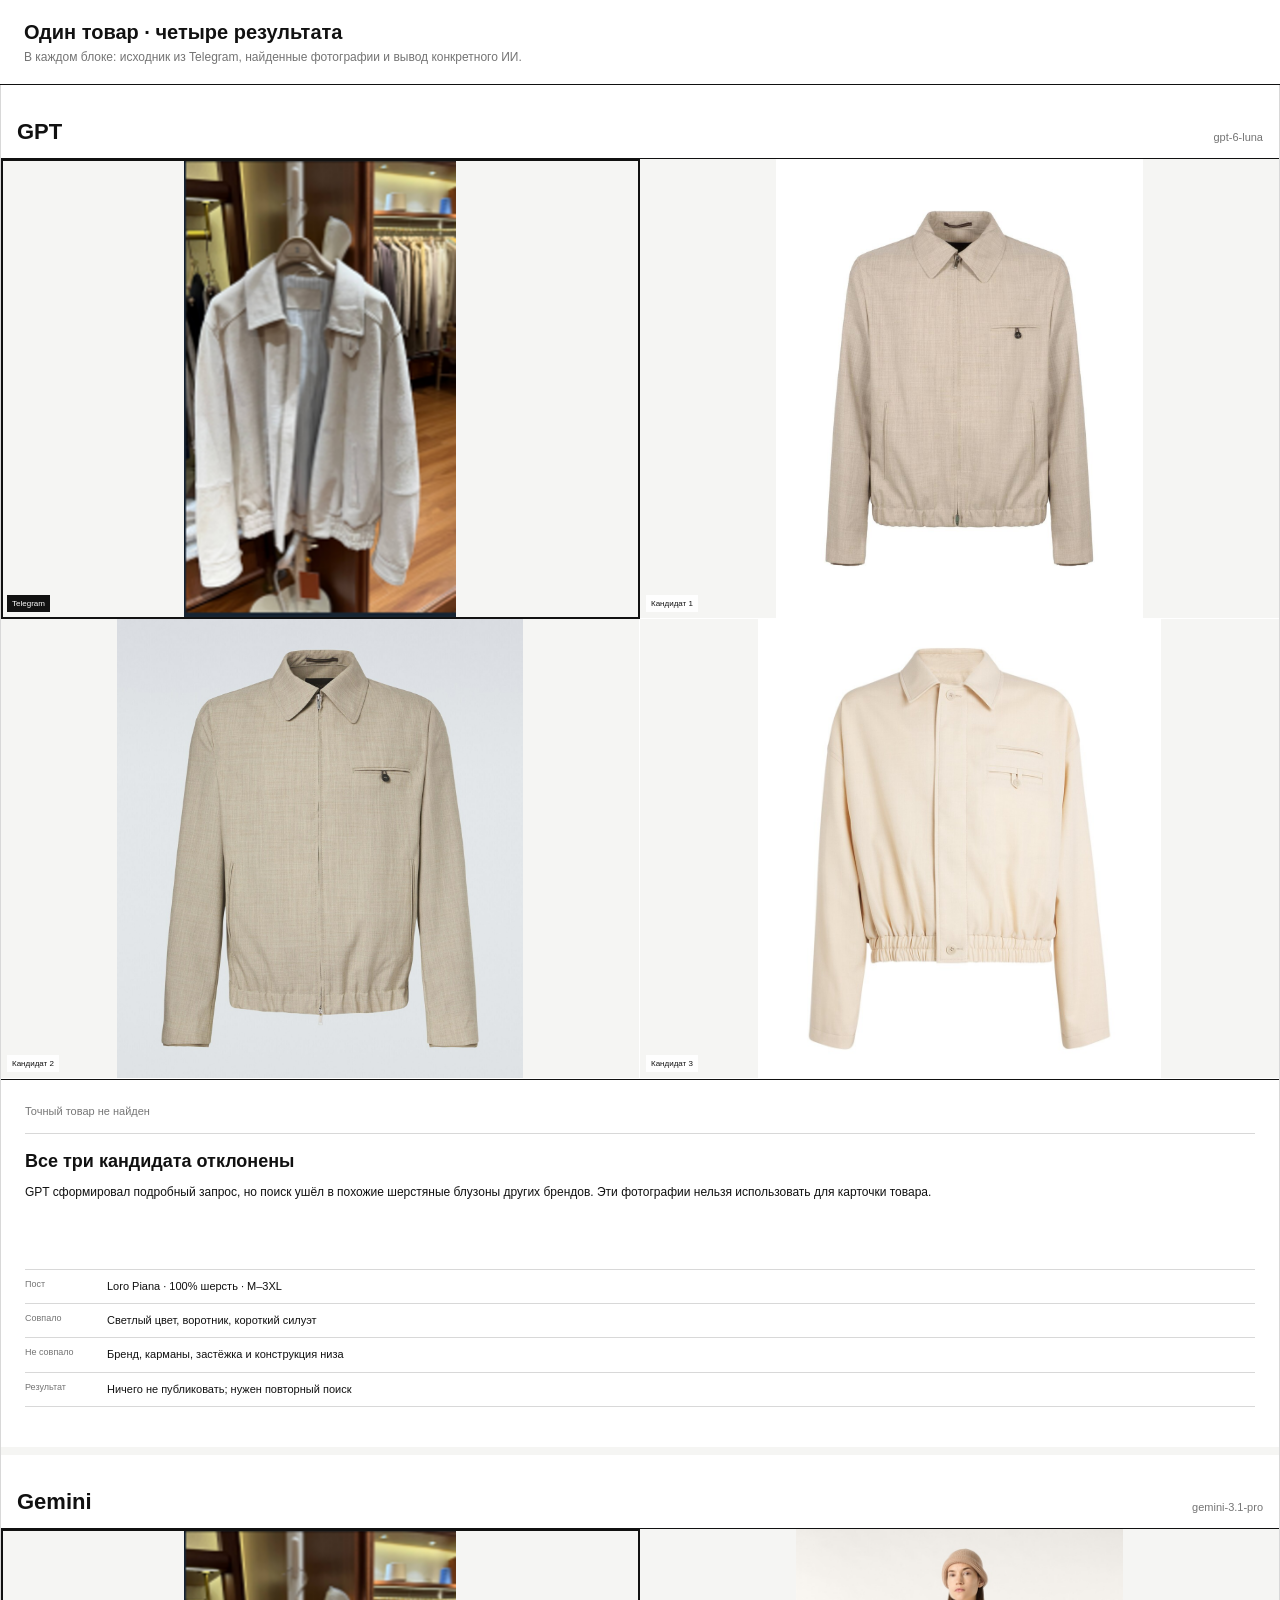
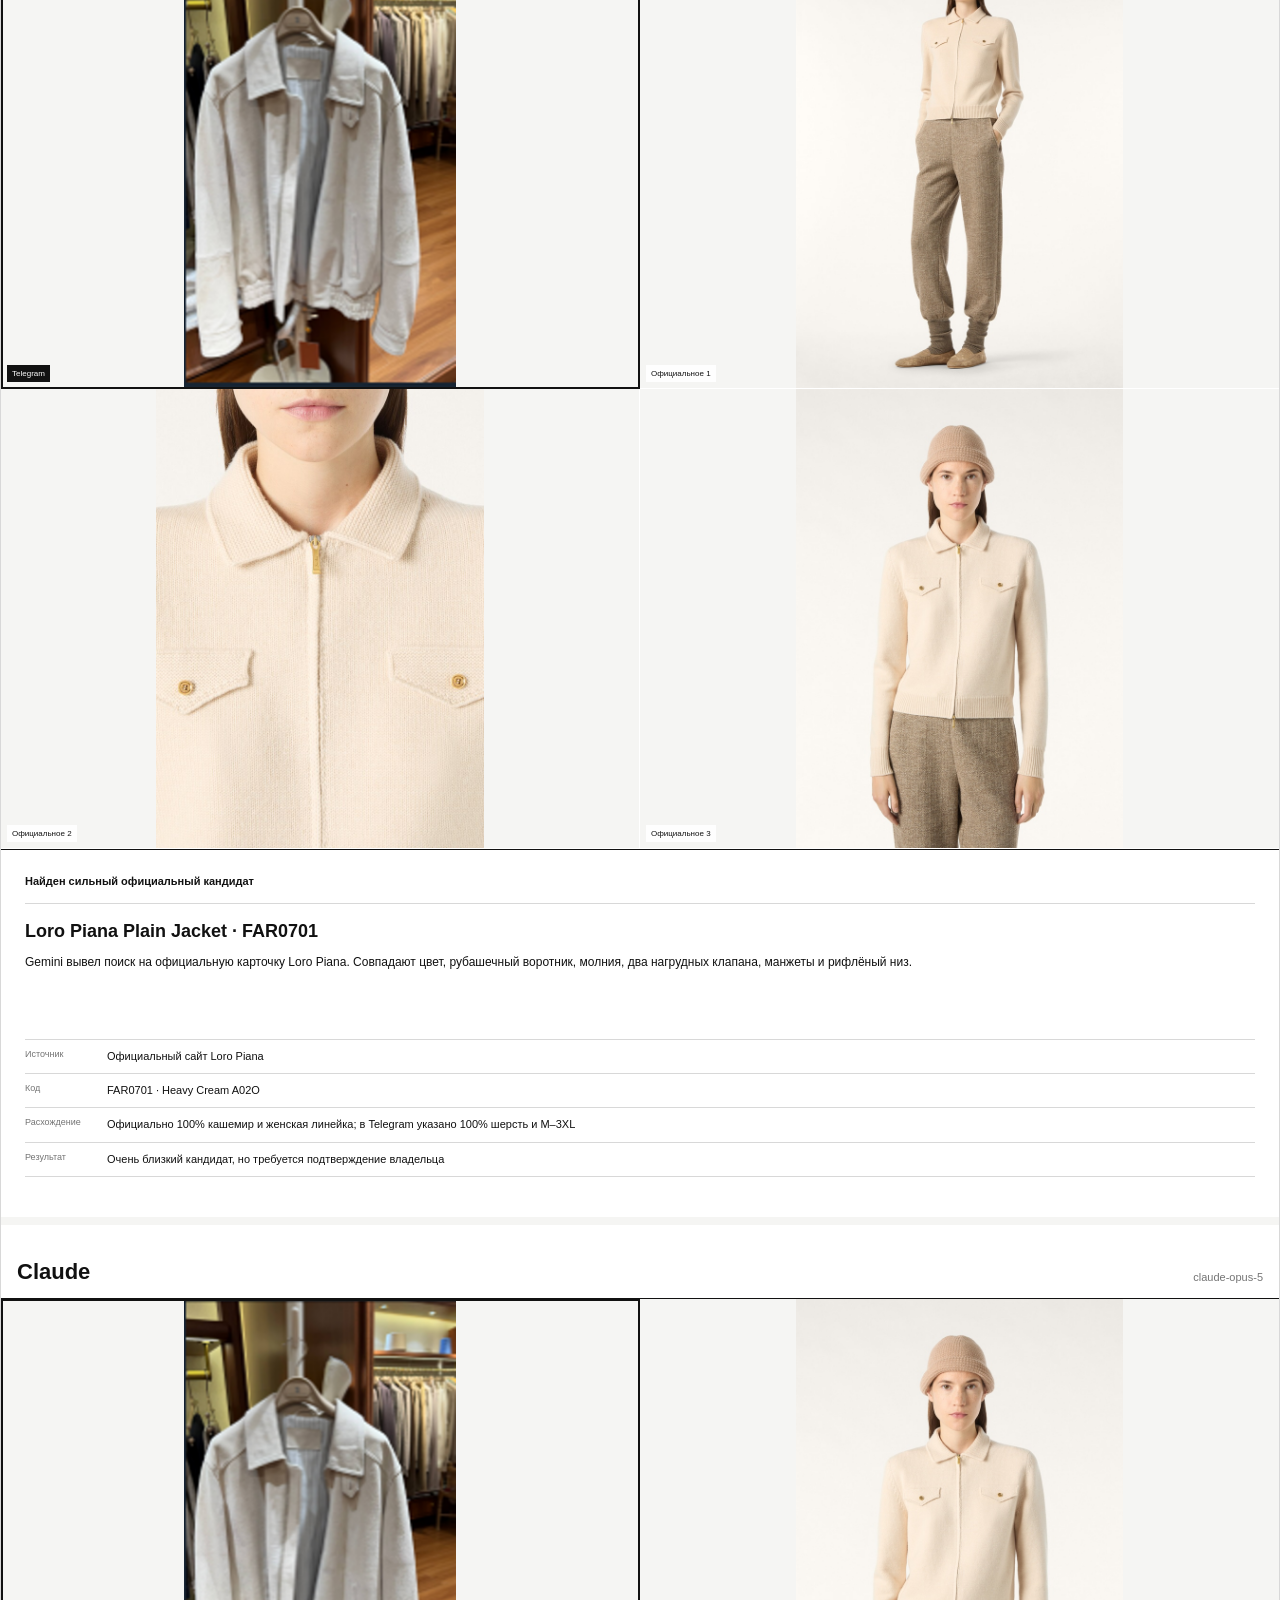
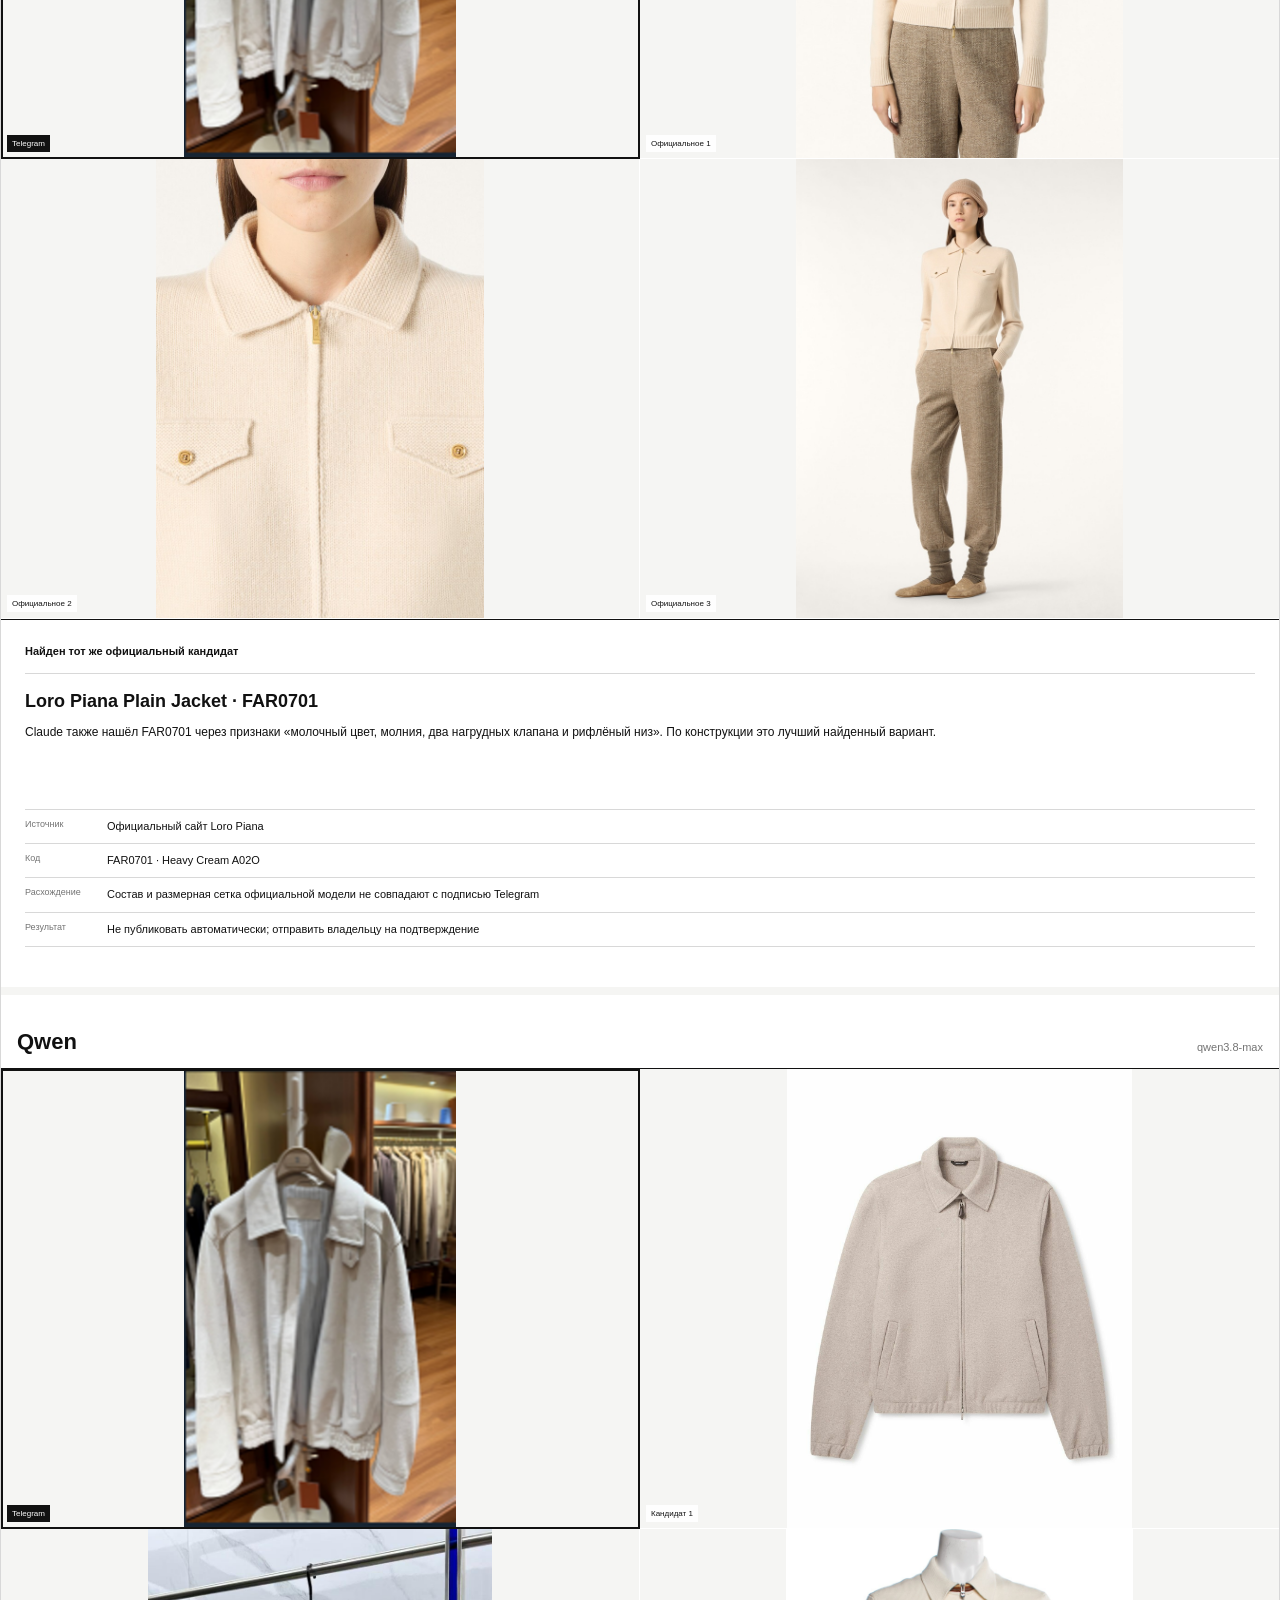
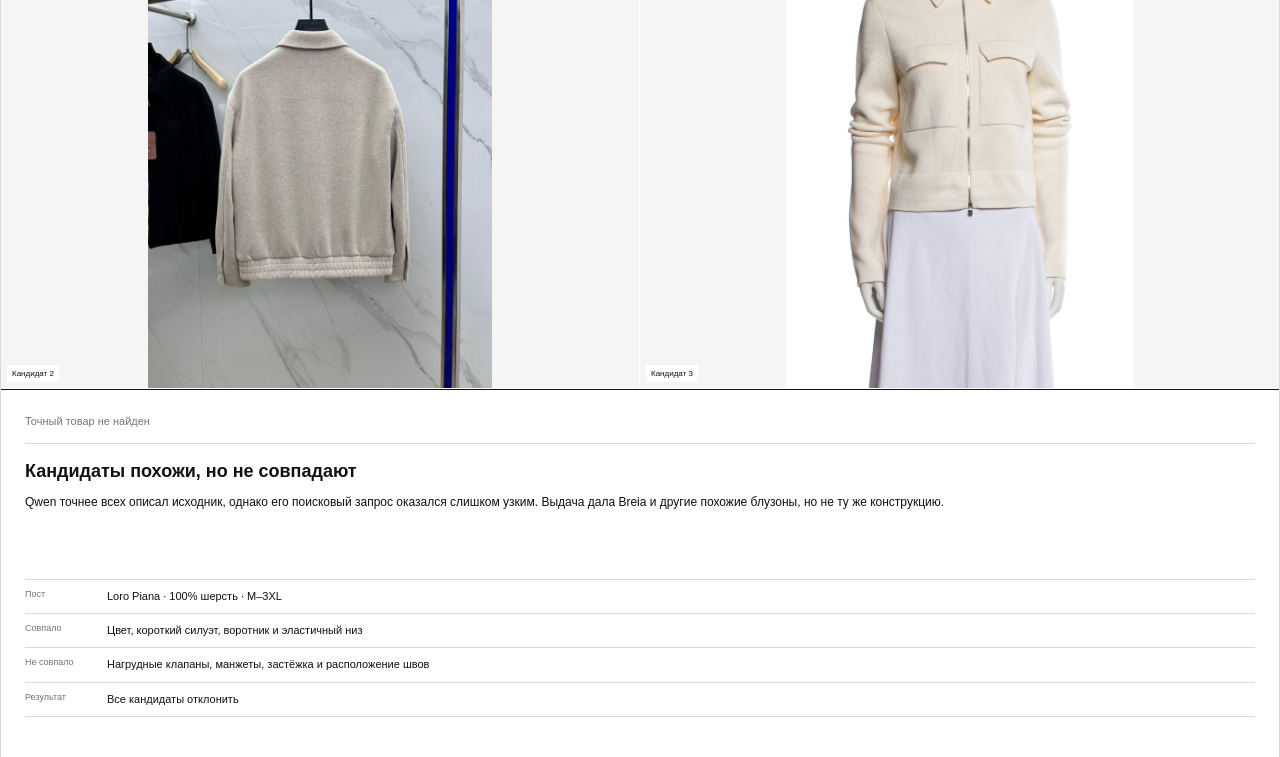
<file: ai-lab.html>
<!doctype html>
<html lang="ru">
  <head>
    <meta charset="UTF-8" />
    <meta name="viewport" content="width=device-width, initial-scale=1" />
    <title>Сравнение 4 ИИ</title>
    <link rel="stylesheet" href="ai-lab.css?v=4" />
  </head>
  <body>
    <header class="page-head">
      <h1>Один товар · четыре результата</h1>
      <p>В каждом блоке: исходник из Telegram, найденные фотографии и вывод конкретного ИИ.</p>
    </header>

    <main class="comparison">
      <article class="result">
        <header class="model"><strong>GPT</strong><span>gpt-6-luna</span></header>
        <section class="photos" aria-label="Фотографии результата GPT">
          <figure class="source"><img src="assets/ai-lab/tg-product-jacket.png" alt="Исходное фото из Telegram" /><figcaption>Telegram</figcaption></figure>
          <figure><img src="assets/ai-lab/gpt-slowear-1.jpg" alt="Кандидат Slowear, найденный по запросу GPT" /><figcaption>Кандидат 1</figcaption></figure>
          <figure><img src="assets/ai-lab/gpt-slowear-2.jpg" alt="Кандидат Slowear, найденный по запросу GPT" /><figcaption>Кандидат 2</figcaption></figure>
          <figure><img src="assets/ai-lab/gpt-jacquemus.jpg" alt="Кандидат Jacquemus, найденный по запросу GPT" /><figcaption>Кандидат 3</figcaption></figure>
        </section>
        <section class="description">
          <div class="status rejected">Точный товар не найден</div>
          <h2>Все три кандидата отклонены</h2>
          <p>GPT сформировал подробный запрос, но поиск ушёл в похожие шерстяные блузоны других брендов. Эти фотографии нельзя использовать для карточки товара.</p>
          <dl><div><dt>Пост</dt><dd>Loro Piana · 100% шерсть · M–3XL</dd></div><div><dt>Совпало</dt><dd>Светлый цвет, воротник, короткий силуэт</dd></div><div><dt>Не совпало</dt><dd>Бренд, карманы, застёжка и конструкция низа</dd></div><div><dt>Результат</dt><dd>Ничего не публиковать; нужен повторный поиск</dd></div></dl>
        </section>
      </article>

      <article class="result">
        <header class="model"><strong>Gemini</strong><span>gemini-3.1-pro</span></header>
        <section class="photos" aria-label="Фотографии результата Gemini">
          <figure class="source"><img src="assets/ai-lab/tg-product-jacket.png" alt="Исходное фото из Telegram" /><figcaption>Telegram</figcaption></figure>
          <figure><img src="assets/ai-lab/exact-far0701-1.jpg" alt="Официальное фото Loro Piana FAR0701" /><figcaption>Официальное 1</figcaption></figure>
          <figure><img src="assets/ai-lab/exact-far0701-2.jpg" alt="Деталь Loro Piana FAR0701" /><figcaption>Официальное 2</figcaption></figure>
          <figure><img src="assets/ai-lab/exact-far0701-3.jpg" alt="Официальное фото Loro Piana FAR0701 спереди" /><figcaption>Официальное 3</figcaption></figure>
        </section>
        <section class="description">
          <div class="status candidate">Найден сильный официальный кандидат</div>
          <h2>Loro Piana Plain Jacket · FAR0701</h2>
          <p>Gemini вывел поиск на официальную карточку Loro Piana. Совпадают цвет, рубашечный воротник, молния, два нагрудных клапана, манжеты и рифлёный низ.</p>
          <dl><div><dt>Источник</dt><dd>Официальный сайт Loro Piana</dd></div><div><dt>Код</dt><dd>FAR0701 · Heavy Cream A02O</dd></div><div><dt>Расхождение</dt><dd>Официально 100% кашемир и женская линейка; в Telegram указано 100% шерсть и M–3XL</dd></div><div><dt>Результат</dt><dd>Очень близкий кандидат, но требуется подтверждение владельца</dd></div></dl>
        </section>
      </article>

      <article class="result">
        <header class="model"><strong>Claude</strong><span>claude-opus-5</span></header>
        <section class="photos" aria-label="Фотографии результата Claude">
          <figure class="source"><img src="assets/ai-lab/tg-product-jacket.png" alt="Исходное фото из Telegram" /><figcaption>Telegram</figcaption></figure>
          <figure><img src="assets/ai-lab/exact-far0701-3.jpg" alt="Официальное фото Loro Piana FAR0701" /><figcaption>Официальное 1</figcaption></figure>
          <figure><img src="assets/ai-lab/exact-far0701-2.jpg" alt="Деталь воротника и карманов FAR0701" /><figcaption>Официальное 2</figcaption></figure>
          <figure><img src="assets/ai-lab/exact-far0701-1.jpg" alt="Фото FAR0701 в образе" /><figcaption>Официальное 3</figcaption></figure>
        </section>
        <section class="description">
          <div class="status candidate">Найден тот же официальный кандидат</div>
          <h2>Loro Piana Plain Jacket · FAR0701</h2>
          <p>Claude также нашёл FAR0701 через признаки «молочный цвет, молния, два нагрудных клапана и рифлёный низ». По конструкции это лучший найденный вариант.</p>
          <dl><div><dt>Источник</dt><dd>Официальный сайт Loro Piana</dd></div><div><dt>Код</dt><dd>FAR0701 · Heavy Cream A02O</dd></div><div><dt>Расхождение</dt><dd>Состав и размерная сетка официальной модели не совпадают с подписью Telegram</dd></div><div><dt>Результат</dt><dd>Не публиковать автоматически; отправить владельцу на подтверждение</dd></div></dl>
        </section>
      </article>

      <article class="result">
        <header class="model"><strong>Qwen</strong><span>qwen3.8-max</span></header>
        <section class="photos" aria-label="Фотографии результата Qwen и GPT">
          <figure class="source"><img src="assets/ai-lab/tg-product-jacket.png" alt="Исходное фото из Telegram" /><figcaption>Telegram</figcaption></figure>
          <figure><img src="assets/ai-lab/qwen-breia.jpg" alt="Кандидат Loro Piana Breia" /><figcaption>Кандидат 1</figcaption></figure>
          <figure><img src="assets/ai-lab/qwen-eseven.jpg" alt="Кандидат из магазина E-Seven" /><figcaption>Кандидат 2</figcaption></figure>
          <figure><img src="assets/ai-lab/qwen-realreal.jpg" alt="Кандидат Loro Piana с двумя нагрудными карманами" /><figcaption>Кандидат 3</figcaption></figure>
        </section>
        <section class="description">
          <div class="status rejected">Точный товар не найден</div>
          <h2>Кандидаты похожи, но не совпадают</h2>
          <p>Qwen точнее всех описал исходник, однако его поисковый запрос оказался слишком узким. Выдача дала Breia и другие похожие блузоны, но не ту же конструкцию.</p>
          <dl><div><dt>Пост</dt><dd>Loro Piana · 100% шерсть · M–3XL</dd></div><div><dt>Совпало</dt><dd>Цвет, короткий силуэт, воротник и эластичный низ</dd></div><div><dt>Не совпало</dt><dd>Нагрудные клапаны, манжеты, застёжка и расположение швов</dd></div><div><dt>Результат</dt><dd>Все кандидаты отклонить</dd></div></dl>
        </section>
      </article>
    </main>
  </body>
</html>
</file>
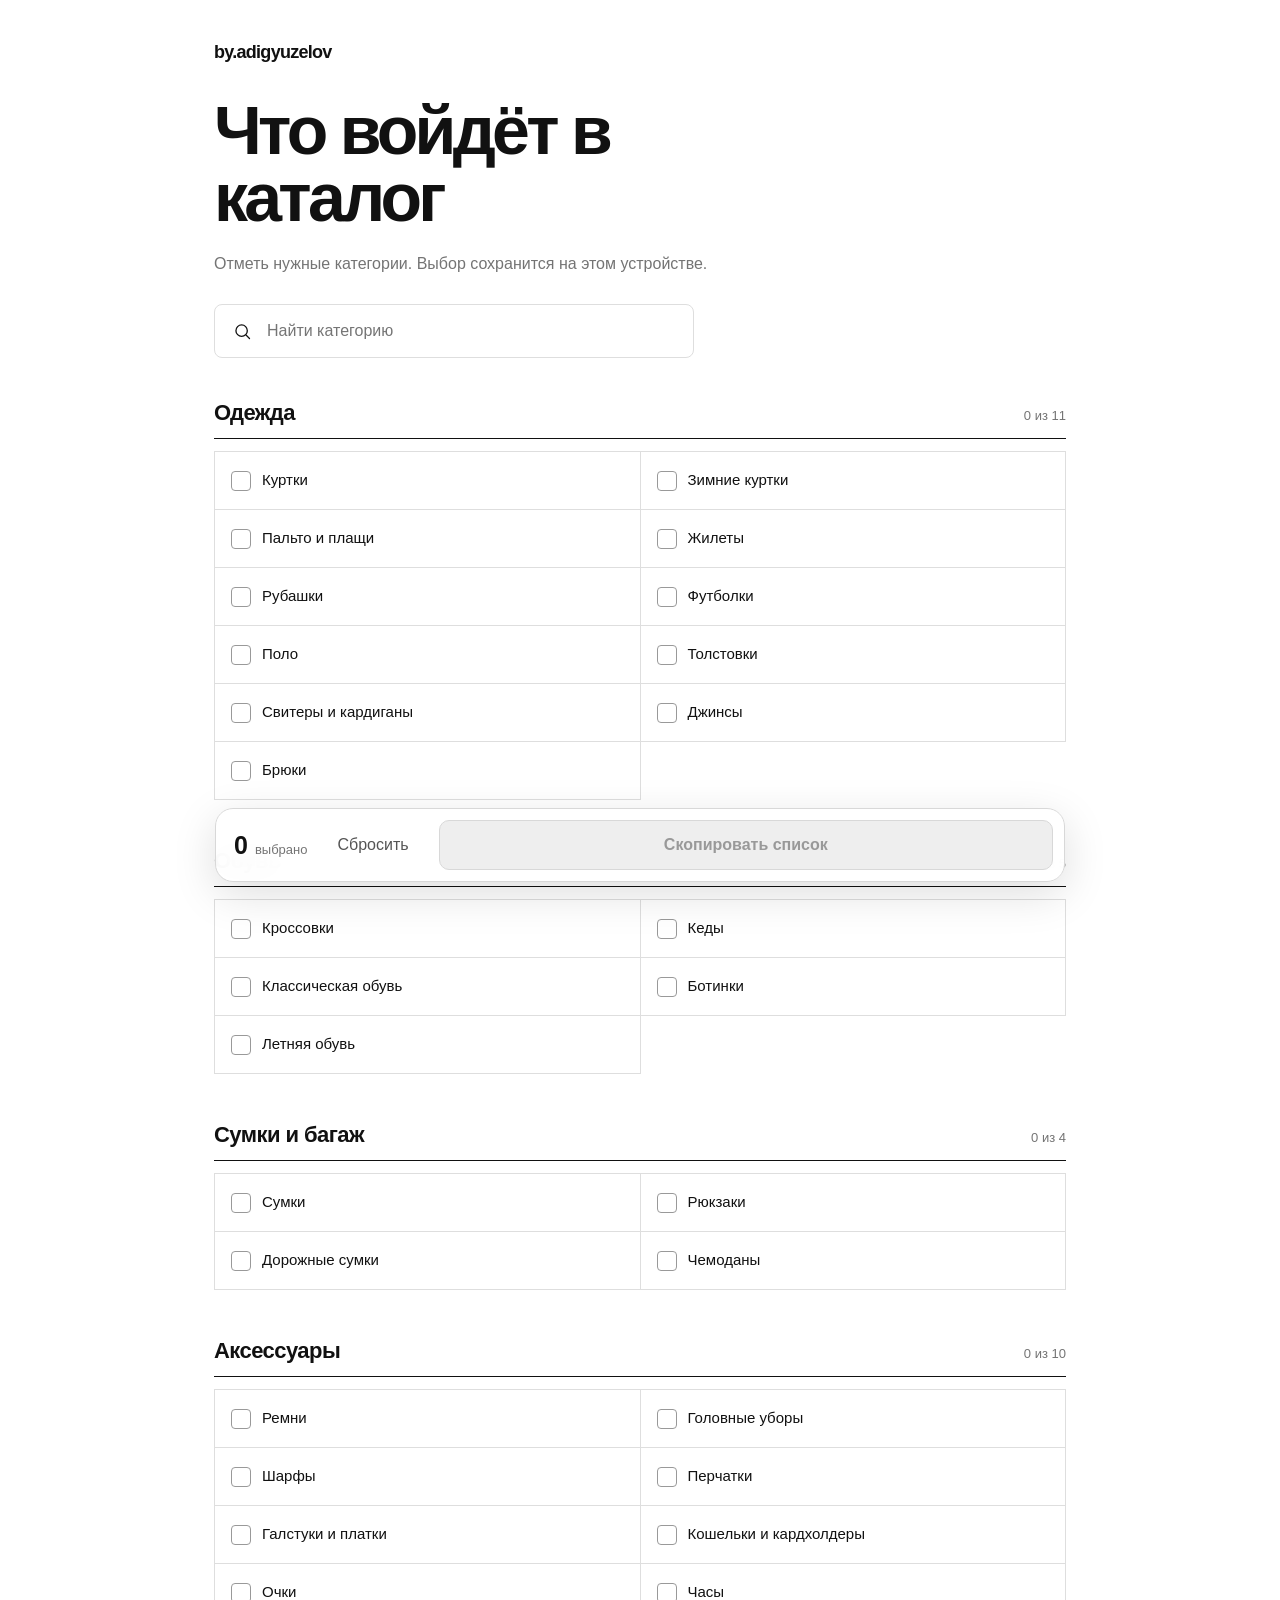
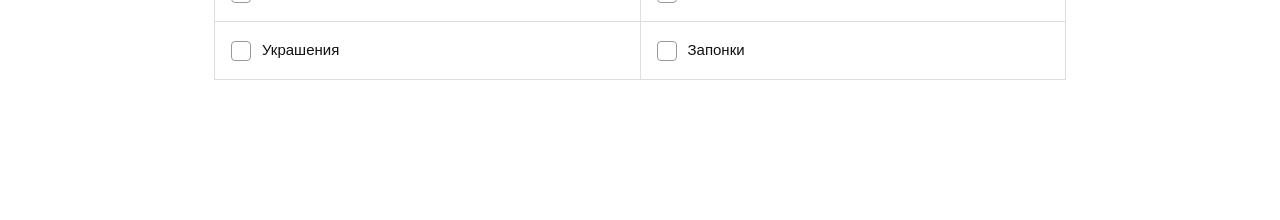
<file: catalog-selection.html>
<!doctype html>
<html lang="ru">
  <head>
    <meta charset="UTF-8" />
    <meta name="viewport" content="width=device-width, initial-scale=1" />
    <title>Выбор категорий каталога</title>
    <link rel="stylesheet" href="catalog-selection.css" />
  </head>
  <body>
    <main class="selector-shell">
      <header class="selector-header">
        <p class="brand">by.adigyuzelov</p>
        <h1>Что войдёт в каталог</h1>
        <p class="intro">Отметь нужные категории. Выбор сохранится на этом устройстве.</p>
        <label class="search-box">
          <svg viewBox="0 0 24 24" aria-hidden="true">
            <circle cx="11" cy="11" r="6.5"></circle>
            <path d="m16 16 4 4"></path>
          </svg>
          <input id="category-search" type="search" placeholder="Найти категорию" autocomplete="off" />
        </label>
      </header>

      <div id="category-groups" class="category-groups"></div>
      <p id="empty-search" class="empty-search" hidden>Ничего не найдено</p>
    </main>

    <footer class="selection-bar">
      <div class="selection-summary">
        <strong id="selection-count">0</strong>
        <span>выбрано</span>
      </div>
      <button id="reset-selection" class="quiet-button" type="button">Сбросить</button>
      <button id="copy-selection" class="copy-button" type="button" disabled>Скопировать список</button>
    </footer>

    <div id="toast" class="toast" role="status" aria-live="polite"></div>
    <script src="catalog-selection.js"></script>
  </body>
</html>
</file>
<file: ai-lab.css>
:root { --ink:#111; --muted:#747474; --line:#d8d8d8; --soft:#f5f5f3; }
* { box-sizing:border-box; }
html { background:#fff; color:var(--ink); font-family:Arial,Helvetica,sans-serif; }
body { margin:0; }
img { display:block; width:100%; }
.page-head { padding:20px 24px; border-bottom:1px solid var(--ink); }
.page-head h1 { margin:0; font-size:20px; line-height:1.2; }
.page-head p { margin:6px 0 0; color:var(--muted); font-size:12px; }
.comparison { width:min(100%,1280px); margin:0 auto; border-inline:1px solid var(--line); }
.result { min-width:0; border-bottom:8px solid var(--soft); }
.result:last-child { border-bottom:0; }
.model { height:74px; display:flex; align-items:flex-end; justify-content:space-between; gap:12px; padding:0 16px 15px; border-bottom:1px solid var(--ink); }
.model strong { font-size:22px; line-height:1; }
.model span { color:var(--muted); font-size:11px; }
.photos { display:grid; grid-template-columns:repeat(2,minmax(0,1fr)); border-bottom:1px solid var(--ink); }
.photos figure { position:relative; min-width:0; height:460px; margin:0; overflow:hidden; background:var(--soft); border-right:1px solid #fff; border-bottom:1px solid #fff; }
.photos figure:nth-child(even) { border-right:0; }
.photos img { height:100%; object-fit:contain; }
.photos figcaption { position:absolute; left:6px; bottom:6px; padding:4px 5px; background:rgba(255,255,255,.92); font-size:8px; }
.photos .source { outline:2px solid var(--ink); outline-offset:-2px; }
.photos .source figcaption { background:var(--ink); color:#fff; }
.description { padding:24px 24px 40px; }
.status { min-height:30px; padding-bottom:10px; border-bottom:1px solid var(--line); color:var(--muted); font-size:11px; line-height:1.35; }
.status.candidate { color:var(--ink); font-weight:700; }
.status.rejected { color:#777; }
.description h2 { margin:16px 0 10px; font-size:18px; line-height:1.25; }
.description > p { min-height:70px; margin:0; font-size:12px; line-height:1.55; }
dl { margin:16px 0 0; border-top:1px solid var(--line); }
dl div { display:grid; grid-template-columns:72px 1fr; gap:10px; padding:9px 0; border-bottom:1px solid var(--line); }
dt { color:var(--muted); font-size:9px; }
dd { margin:0; font-size:11px; line-height:1.4; }
@media (max-width:700px) {
  .page-head { padding-inline:16px; }
  .comparison { width:100%; border-inline:0; }
  .photos { grid-template-columns:1fr; }
  .photos figure { height:430px; border-right:0; }
  .description { padding-inline:16px; }
}
</file>
<file: catalog-selection.css>
:root {
  color-scheme: light;
  font-family: "Segoe UI", Arial, sans-serif;
  color: #111;
  background: #fff;
  --line: #dedede;
  --soft: #f4f4f2;
  --muted: #747474;
}

* {
  box-sizing: border-box;
}

body {
  margin: 0;
  background: #fff;
}

button,
input {
  font: inherit;
}

.selector-shell {
  width: min(100%, 900px);
  margin: 0 auto;
  padding: 42px 24px 140px;
}

.selector-header {
  max-width: 680px;
  margin-bottom: 42px;
}

.brand {
  margin: 0 0 34px;
  font-size: 18px;
  font-weight: 650;
  letter-spacing: -0.04em;
}

h1 {
  max-width: 580px;
  margin: 0;
  font-size: clamp(38px, 7vw, 68px);
  font-weight: 600;
  line-height: 0.98;
  letter-spacing: -0.055em;
}

.intro {
  max-width: 500px;
  margin: 22px 0 28px;
  color: var(--muted);
  font-size: 16px;
  line-height: 1.5;
}

.search-box {
  display: flex;
  align-items: center;
  gap: 12px;
  width: min(100%, 480px);
  height: 54px;
  padding: 0 17px;
  border: 1px solid var(--line);
  border-radius: 8px;
  background: #fff;
}

.search-box:focus-within {
  border-color: #111;
  outline: 2px solid rgba(0, 0, 0, 0.08);
  outline-offset: 2px;
}

.search-box svg {
  flex: 0 0 auto;
  width: 21px;
  fill: none;
  stroke: currentColor;
  stroke-width: 1.5;
  stroke-linecap: round;
}

.search-box input {
  width: 100%;
  border: 0;
  outline: 0;
  background: transparent;
  color: #111;
  font-size: 16px;
}

.category-groups {
  display: grid;
  gap: 48px;
}

.category-group[hidden],
.category-option[hidden] {
  display: none;
}

.group-heading {
  display: flex;
  align-items: baseline;
  justify-content: space-between;
  gap: 18px;
  margin-bottom: 12px;
  padding-bottom: 12px;
  border-bottom: 1px solid #111;
}

.group-heading h2 {
  margin: 0;
  font-size: 22px;
  font-weight: 600;
  letter-spacing: -0.025em;
}

.group-count {
  color: var(--muted);
  font-size: 13px;
}

.option-grid {
  display: grid;
  grid-template-columns: repeat(2, minmax(0, 1fr));
  border-top: 1px solid var(--line);
  border-left: 1px solid var(--line);
}

.category-option {
  position: relative;
  display: flex;
  align-items: center;
  min-height: 58px;
  padding: 13px 16px;
  border-right: 1px solid var(--line);
  border-bottom: 1px solid var(--line);
  cursor: pointer;
  user-select: none;
  transition: background-color 120ms ease, color 120ms ease;
}

.category-option:hover {
  background: var(--soft);
}

.category-option:has(input:checked) {
  color: #fff;
  background: #111;
}

.category-option input {
  position: absolute;
  width: 1px;
  height: 1px;
  opacity: 0;
  pointer-events: none;
}

.checkmark {
  position: relative;
  flex: 0 0 auto;
  width: 20px;
  height: 20px;
  margin-right: 11px;
  border: 1.5px solid #999;
  border-radius: 4px;
  background: #fff;
}

.category-option input:focus-visible + .checkmark {
  outline: 3px solid #8eb7ff;
  outline-offset: 2px;
}

.category-option input:checked + .checkmark {
  border-color: #fff;
  background: #fff;
}

.category-option input:checked + .checkmark::after {
  position: absolute;
  left: 6px;
  top: 2px;
  width: 5px;
  height: 10px;
  border-right: 2px solid #111;
  border-bottom: 2px solid #111;
  content: "";
  transform: rotate(45deg);
}

.option-name {
  font-size: 15px;
  line-height: 1.25;
}

.selection-bar {
  position: fixed;
  z-index: 20;
  left: 50%;
  bottom: 18px;
  display: grid;
  grid-template-columns: auto auto minmax(190px, 1fr);
  align-items: center;
  gap: 12px;
  width: min(calc(100% - 32px), 850px);
  min-height: 74px;
  padding: 10px 11px 10px 18px;
  border: 1px solid #d8d8d8;
  border-radius: 18px;
  background: rgba(255, 255, 255, 0.96);
  box-shadow: 0 12px 44px rgba(0, 0, 0, 0.13);
  transform: translateX(-50%);
  backdrop-filter: blur(14px);
}

.selection-summary {
  display: flex;
  align-items: baseline;
  gap: 7px;
  white-space: nowrap;
}

.selection-summary strong {
  font-size: 25px;
  font-weight: 650;
}

.selection-summary span {
  color: var(--muted);
  font-size: 13px;
}

.quiet-button,
.copy-button {
  min-height: 50px;
  padding: 0 18px;
  border-radius: 10px;
  cursor: pointer;
}

.quiet-button {
  border: 0;
  color: #555;
  background: transparent;
}

.copy-button {
  border: 1px solid #111;
  color: #fff;
  background: #111;
  font-weight: 600;
}

.copy-button:disabled {
  border-color: #d8d8d8;
  color: #999;
  background: #eee;
  cursor: default;
}

.empty-search {
  padding: 50px 0;
  color: var(--muted);
  text-align: center;
}

.toast {
  position: fixed;
  z-index: 30;
  left: 50%;
  bottom: 108px;
  padding: 11px 16px;
  border-radius: 8px;
  color: #fff;
  background: #111;
  font-size: 14px;
  opacity: 0;
  pointer-events: none;
  transform: translate(-50%, 10px);
  transition: opacity 160ms ease, transform 160ms ease;
}

.toast.show {
  opacity: 1;
  transform: translate(-50%, 0);
}

@media (max-width: 640px) {
  .selector-shell {
    padding: 28px 16px 148px;
  }

  .brand {
    margin-bottom: 28px;
  }

  .category-groups {
    gap: 40px;
  }

  .option-grid {
    grid-template-columns: 1fr;
  }

  .selection-bar {
    grid-template-columns: auto 1fr;
    gap: 7px 10px;
    bottom: 10px;
  }

  .selection-summary {
    padding-left: 4px;
  }

  .quiet-button {
    justify-self: end;
  }

  .copy-button {
    grid-column: 1 / -1;
  }
}

@media (prefers-reduced-motion: reduce) {
  *,
  *::before,
  *::after {
    scroll-behavior: auto !important;
    transition-duration: 0.01ms !important;
  }
}
</file>
